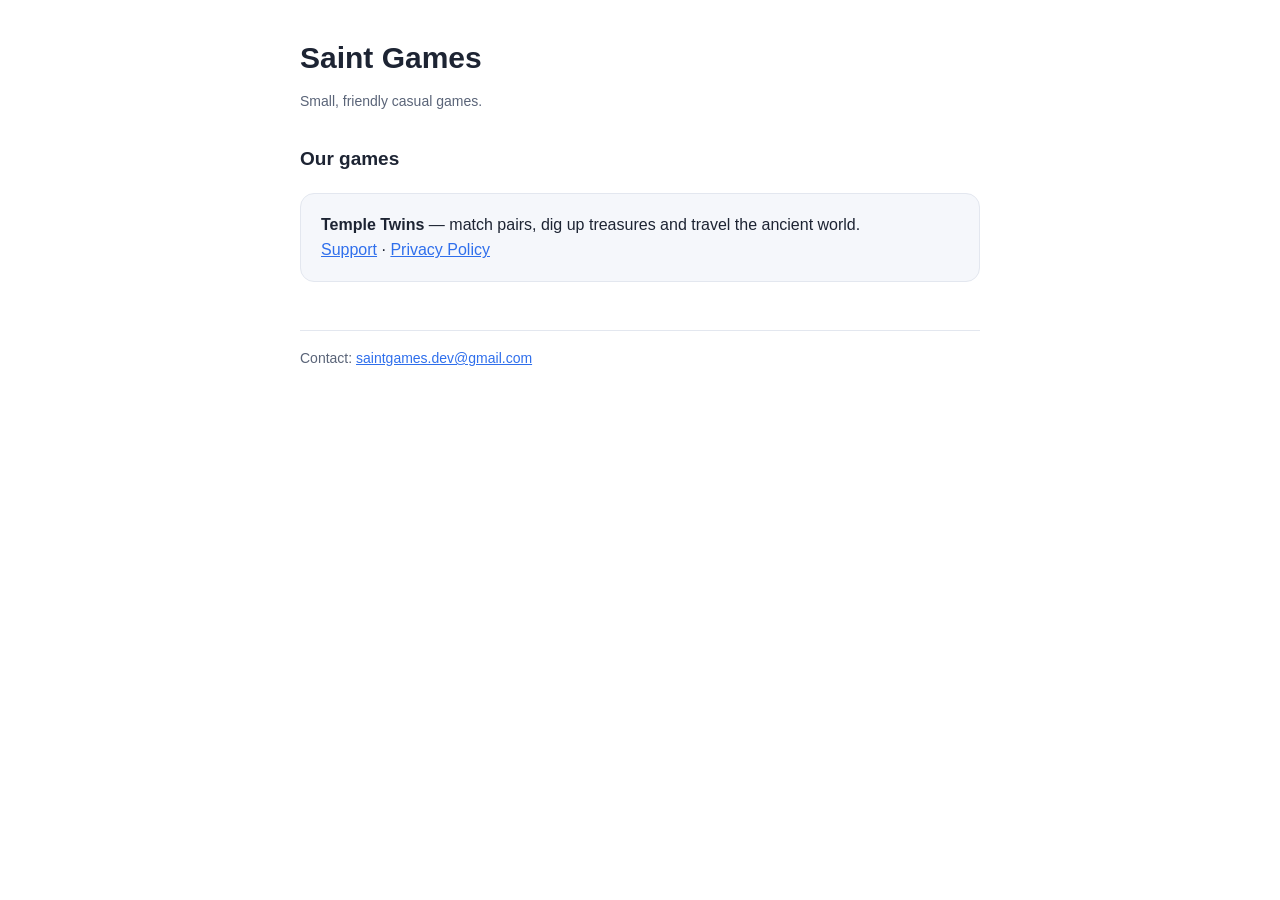
<file: index.html>
<!doctype html>
<html lang="en">
<head>
<meta charset="utf-8">
<meta name="viewport" content="width=device-width, initial-scale=1">
<title>Saint Games</title>
<link rel="stylesheet" href="style.css">
</head>
<body>
<main>
  <header>
    <h1>Saint Games</h1>
    <p class="muted">Small, friendly casual games.</p>
  </header>

  <h2>Our games</h2>
  <div class="card">
    <strong>Temple Twins</strong> — match pairs, dig up treasures and travel the ancient world.<br>
    <a href="templetwins/support.html">Support</a> · <a href="templetwins/privacy.html">Privacy Policy</a>
  </div>

  <footer>Contact: <a href="mailto:saintgames.dev@gmail.com">saintgames.dev@gmail.com</a></footer>
</main>
</body>
</html>
</file>
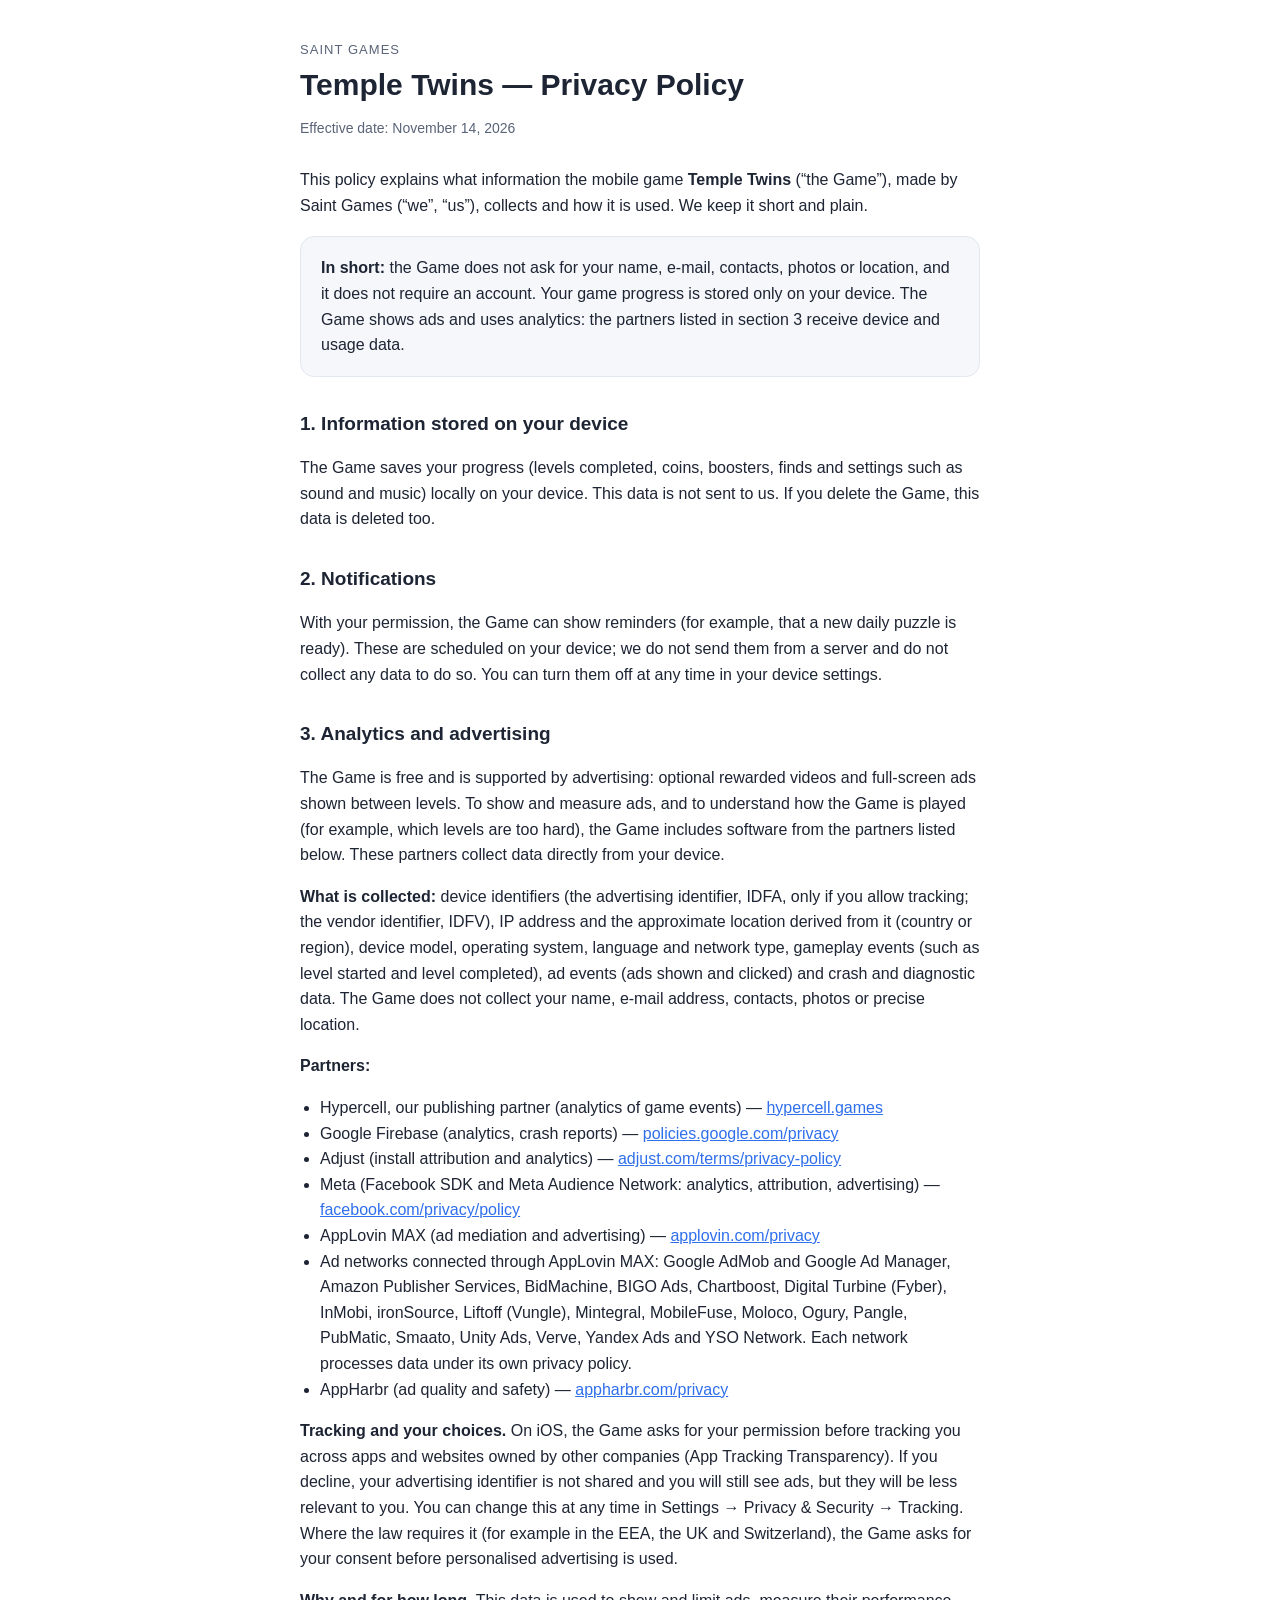
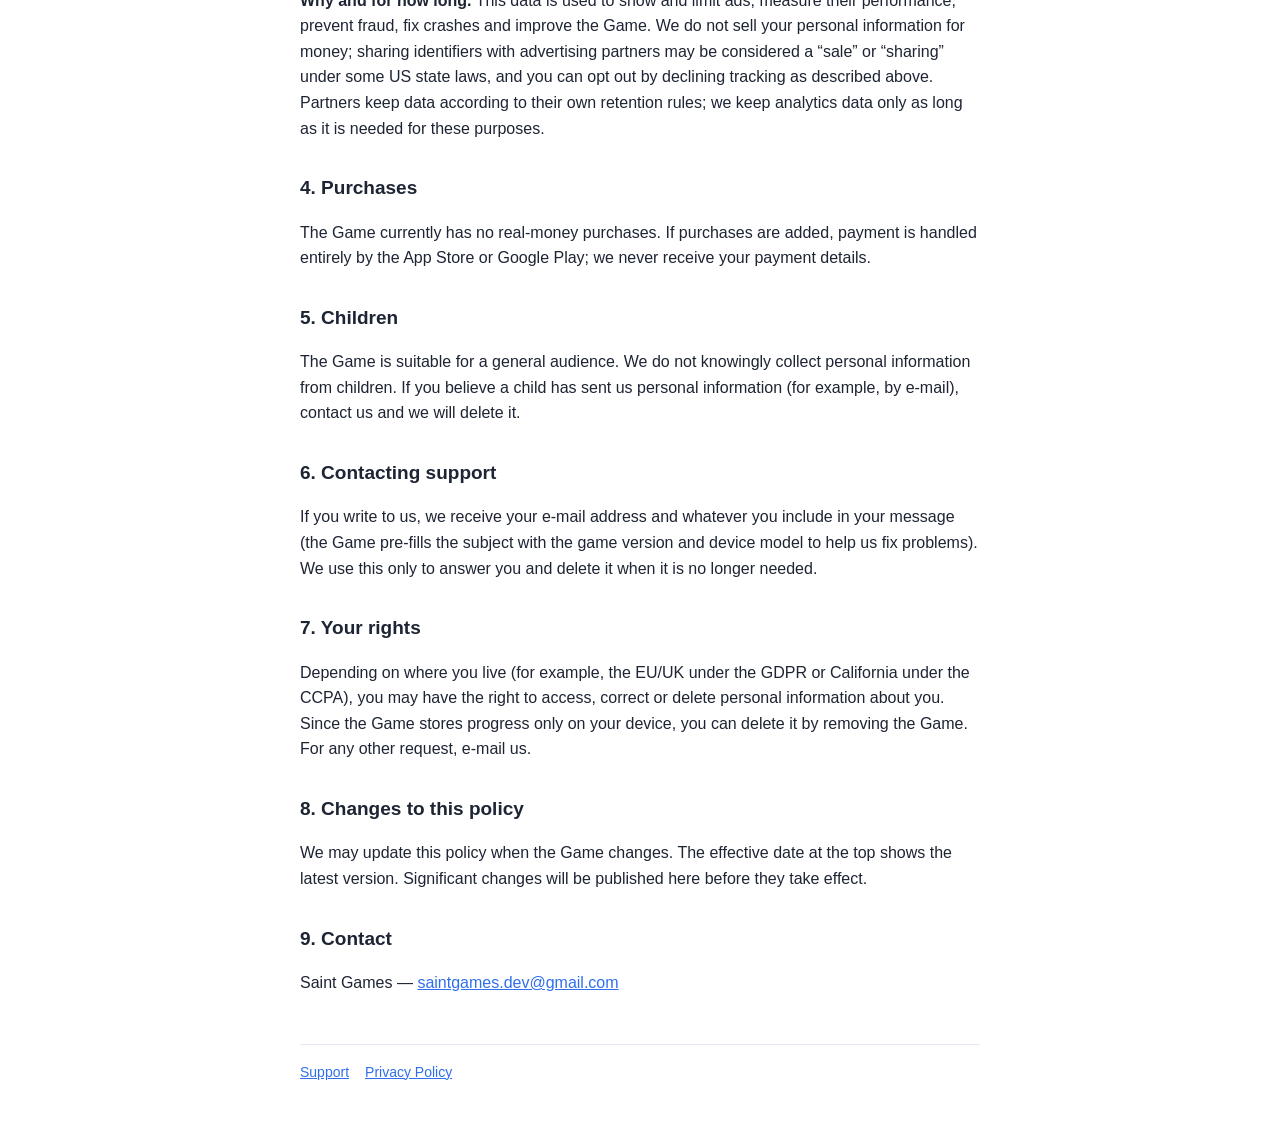
<file: templetwins/privacy.html>
<!doctype html>
<html lang="en">
<head>
<meta charset="utf-8">
<meta name="viewport" content="width=device-width, initial-scale=1">
<title>Temple Twins — Privacy Policy</title>
<link rel="stylesheet" href="../style.css">
</head>
<body>
<main>
  <header>
    <p class="studio">Saint Games</p>
    <h1>Temple Twins — Privacy Policy</h1>
    <p class="muted">Effective date: November 14, 2026</p>
  </header>

  <p>This policy explains what information the mobile game <strong>Temple Twins</strong> (“the Game”), made by Saint Games (“we”, “us”), collects and how it is used. We keep it short and plain.</p>

  <div class="card">
    <strong>In short:</strong> the Game does not ask for your name, e-mail, contacts, photos or location, and it does not require an account. Your game progress is stored only on your device. The Game shows ads and uses analytics: the partners listed in section 3 receive device and usage data.
  </div>

  <h2>1. Information stored on your device</h2>
  <p>The Game saves your progress (levels completed, coins, boosters, finds and settings such as sound and music) locally on your device. This data is not sent to us. If you delete the Game, this data is deleted too.</p>

  <h2>2. Notifications</h2>
  <p>With your permission, the Game can show reminders (for example, that a new daily puzzle is ready). These are scheduled on your device; we do not send them from a server and do not collect any data to do so. You can turn them off at any time in your device settings.</p>

  <h2>3. Analytics and advertising</h2>
  <p>The Game is free and is supported by advertising: optional rewarded videos and full-screen ads shown between levels. To show and measure ads, and to understand how the Game is played (for example, which levels are too hard), the Game includes software from the partners listed below. These partners collect data directly from your device.</p>
  <p><strong>What is collected:</strong> device identifiers (the advertising identifier, IDFA, only if you allow tracking; the vendor identifier, IDFV), IP address and the approximate location derived from it (country or region), device model, operating system, language and network type, gameplay events (such as level started and level completed), ad events (ads shown and clicked) and crash and diagnostic data. The Game does not collect your name, e-mail address, contacts, photos or precise location.</p>
  <p><strong>Partners:</strong></p>
  <ul>
    <li>Hypercell, our publishing partner (analytics of game events) — <a href="https://hypercell.games">hypercell.games</a></li>
    <li>Google Firebase (analytics, crash reports) — <a href="https://policies.google.com/privacy">policies.google.com/privacy</a></li>
    <li>Adjust (install attribution and analytics) — <a href="https://www.adjust.com/terms/privacy-policy/">adjust.com/terms/privacy-policy</a></li>
    <li>Meta (Facebook SDK and Meta Audience Network: analytics, attribution, advertising) — <a href="https://www.facebook.com/privacy/policy/">facebook.com/privacy/policy</a></li>
    <li>AppLovin MAX (ad mediation and advertising) — <a href="https://www.applovin.com/privacy/">applovin.com/privacy</a></li>
    <li>Ad networks connected through AppLovin MAX: Google AdMob and Google Ad Manager, Amazon Publisher Services, BidMachine, BIGO Ads, Chartboost, Digital Turbine (Fyber), InMobi, ironSource, Liftoff (Vungle), Mintegral, MobileFuse, Moloco, Ogury, Pangle, PubMatic, Smaato, Unity Ads, Verve, Yandex Ads and YSO Network. Each network processes data under its own privacy policy.</li>
    <li>AppHarbr (ad quality and safety) — <a href="https://appharbr.com/privacy/">appharbr.com/privacy</a></li>
  </ul>
  <p><strong>Tracking and your choices.</strong> On iOS, the Game asks for your permission before tracking you across apps and websites owned by other companies (App Tracking Transparency). If you decline, your advertising identifier is not shared and you will still see ads, but they will be less relevant to you. You can change this at any time in Settings → Privacy &amp; Security → Tracking. Where the law requires it (for example in the EEA, the UK and Switzerland), the Game asks for your consent before personalised advertising is used.</p>
  <p><strong>Why and for how long.</strong> This data is used to show and limit ads, measure their performance, prevent fraud, fix crashes and improve the Game. We do not sell your personal information for money; sharing identifiers with advertising partners may be considered a “sale” or “sharing” under some US state laws, and you can opt out by declining tracking as described above. Partners keep data according to their own retention rules; we keep analytics data only as long as it is needed for these purposes.</p>

  <h2>4. Purchases</h2>
  <p>The Game currently has no real-money purchases. If purchases are added, payment is handled entirely by the App Store or Google Play; we never receive your payment details.</p>

  <h2>5. Children</h2>
  <p>The Game is suitable for a general audience. We do not knowingly collect personal information from children. If you believe a child has sent us personal information (for example, by e-mail), contact us and we will delete it.</p>

  <h2>6. Contacting support</h2>
  <p>If you write to us, we receive your e-mail address and whatever you include in your message (the Game pre-fills the subject with the game version and device model to help us fix problems). We use this only to answer you and delete it when it is no longer needed.</p>

  <h2>7. Your rights</h2>
  <p>Depending on where you live (for example, the EU/UK under the GDPR or California under the CCPA), you may have the right to access, correct or delete personal information about you. Since the Game stores progress only on your device, you can delete it by removing the Game. For any other request, e-mail us.</p>

  <h2>8. Changes to this policy</h2>
  <p>We may update this policy when the Game changes. The effective date at the top shows the latest version. Significant changes will be published here before they take effect.</p>

  <h2>9. Contact</h2>
  <p>Saint Games — <a href="mailto:saintgames.dev@gmail.com">saintgames.dev@gmail.com</a></p>

  <footer>
    <nav><a href="support.html">Support</a><a href="privacy.html">Privacy Policy</a></nav>
  </footer>
</main>
</body>
</html>
</file>
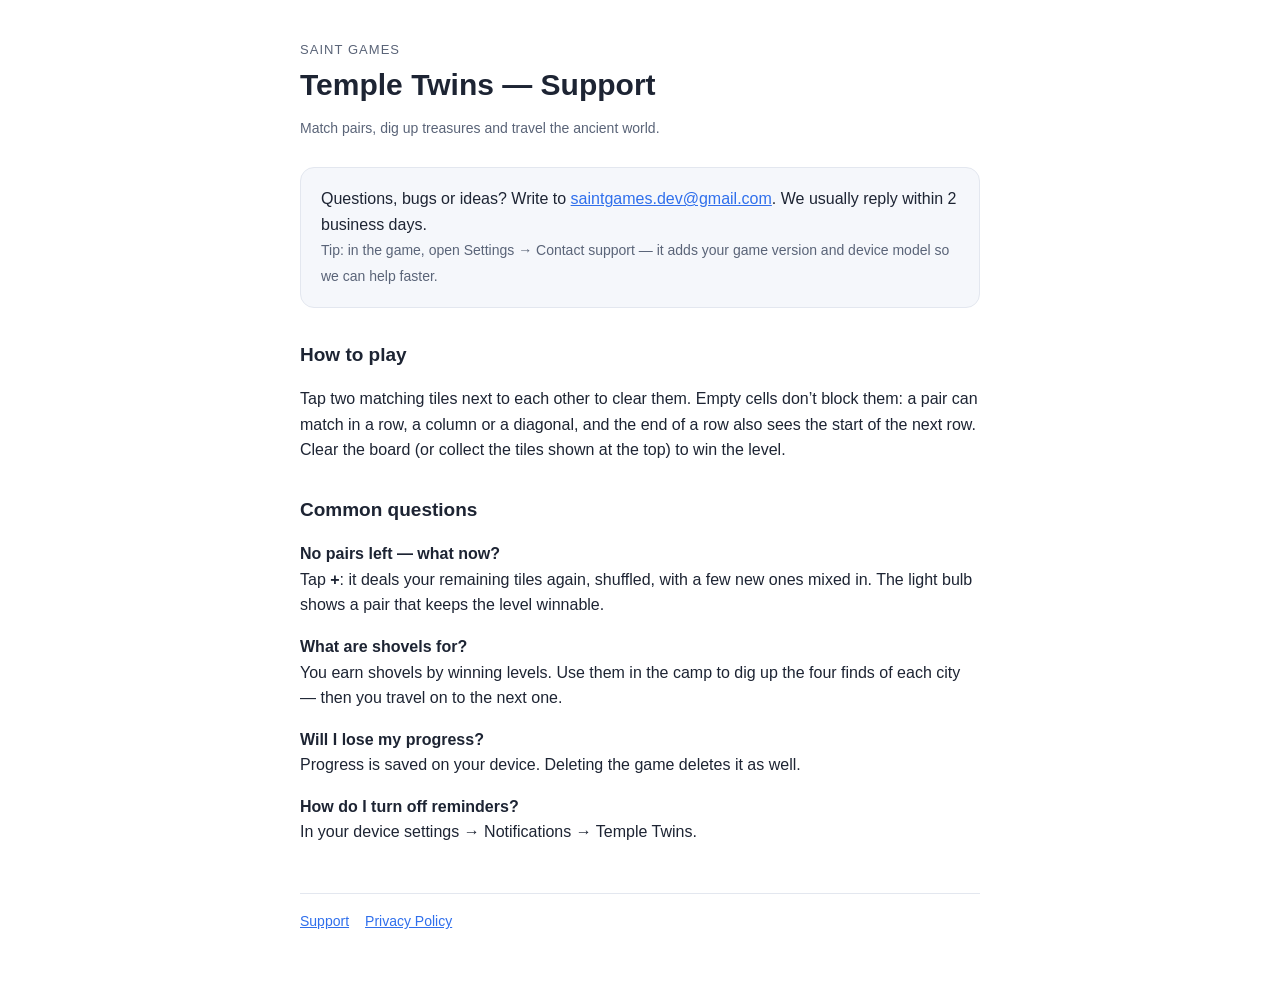
<file: templetwins/support.html>
<!doctype html>
<html lang="en">
<head>
<meta charset="utf-8">
<meta name="viewport" content="width=device-width, initial-scale=1">
<title>Temple Twins — Support</title>
<link rel="stylesheet" href="../style.css">
</head>
<body>
<main>
  <header>
    <p class="studio">Saint Games</p>
    <h1>Temple Twins — Support</h1>
    <p class="muted">Match pairs, dig up treasures and travel the ancient world.</p>
  </header>

  <div class="card">
    Questions, bugs or ideas? Write to <a href="mailto:saintgames.dev@gmail.com?subject=Temple%20Twins%20support">saintgames.dev@gmail.com</a>. We usually reply within 2 business days.<br>
    <span class="muted">Tip: in the game, open Settings → Contact support — it adds your game version and device model so we can help faster.</span>
  </div>

  <h2>How to play</h2>
  <p>Tap two matching tiles next to each other to clear them. Empty cells don’t block them: a pair can match in a row, a column or a diagonal, and the end of a row also sees the start of the next row. Clear the board (or collect the tiles shown at the top) to win the level.</p>

  <h2>Common questions</h2>
  <p><strong>No pairs left — what now?</strong><br>Tap <strong>+</strong>: it deals your remaining tiles again, shuffled, with a few new ones mixed in. The light bulb shows a pair that keeps the level winnable.</p>
  <p><strong>What are shovels for?</strong><br>You earn shovels by winning levels. Use them in the camp to dig up the four finds of each city — then you travel on to the next one.</p>
  <p><strong>Will I lose my progress?</strong><br>Progress is saved on your device. Deleting the game deletes it as well.</p>
  <p><strong>How do I turn off reminders?</strong><br>In your device settings → Notifications → Temple Twins.</p>

  <footer>
    <nav><a href="support.html">Support</a><a href="privacy.html">Privacy Policy</a></nav>
  </footer>
</main>
</body>
</html>
</file>
<file: style.css>
:root { --ink: #1d2433; --ink2: #5a6478; --line: #e3e7ef; --bg: #ffffff; --soft: #f5f7fb; --accent: #2f6fec; }
@media (prefers-color-scheme: dark) {
  :root { --ink: #e8ecf4; --ink2: #a3adc2; --line: #2c3446; --bg: #131826; --soft: #1a2133; --accent: #7aa5ff; }
}
* { box-sizing: border-box; }
body { margin: 0; background: var(--bg); color: var(--ink); font: 16px/1.6 -apple-system, BlinkMacSystemFont, "Segoe UI", Roboto, Helvetica, Arial, sans-serif; }
main { max-width: 720px; margin: 0 auto; padding: 40px 20px 64px; }
header { margin-bottom: 28px; }
.studio { font-size: 13px; letter-spacing: .08em; text-transform: uppercase; color: var(--ink2); margin: 0 0 6px; }
h1 { font-size: 30px; line-height: 1.2; margin: 0 0 6px; }
h2 { font-size: 19px; margin: 32px 0 8px; }
p, li { color: var(--ink); }
.muted { color: var(--ink2); font-size: 14px; }
ul { padding-left: 20px; }
a { color: var(--accent); }
.card { background: var(--soft); border: 1px solid var(--line); border-radius: 14px; padding: 18px 20px; margin: 18px 0; }
footer { margin-top: 48px; padding-top: 16px; border-top: 1px solid var(--line); font-size: 14px; color: var(--ink2); }
nav a { margin-right: 16px; }
</file>
